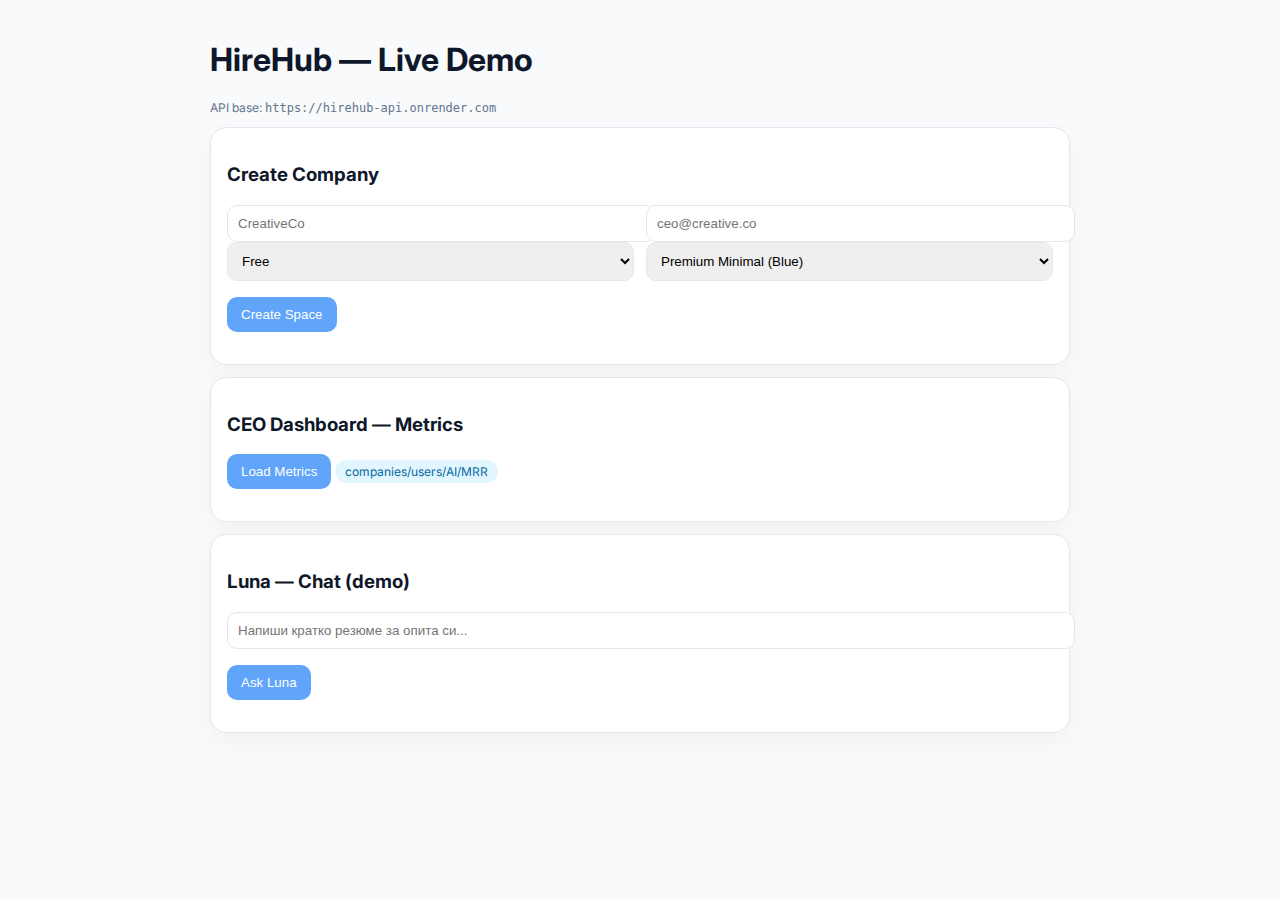
<file: web/index.html>
<!doctype html>
<html lang="bg">
<head>
  <meta charset="utf-8">
  <meta name="viewport" content="width=device-width, initial-scale=1">
  <title>HireHub • Live Demo</title>
  <link href="https://fonts.googleapis.com/css2?family=Inter:wght@300;400;600&display=swap" rel="stylesheet">
  <style>
    body{font-family:Inter,system-ui,-apple-system,Segoe UI,Roboto;background:#F8FAFC;color:#0F172A}
    .wrap{max-width:860px;margin:40px auto;padding:0 16px}
    .card{border:1px solid #e5e7eb;border-radius:16px;padding:16px;margin:12px 0;background:#fff;box-shadow:0 8px 24px rgba(0,0,0,.04)}
    .btn{background:#60A5FA;border:none;color:#fff;padding:10px 14px;border-radius:10px;cursor:pointer}
    input,select{padding:10px;border-radius:10px;border:1px solid #e5e7eb;width:100%}
    .row{display:grid;grid-template-columns:1fr 1fr;gap:12px}
    .small{font-size:12px;color:#64748b}
    .pill{display:inline-block;background:#e2f6ff;color:#0369a1;padding:4px 10px;border-radius:999px;font-size:12px}
  </style>
</head>
<body>
  <div class="wrap">
    <h1>HireHub — Live Demo</h1>
    <p class="small">API base: <code id="apiBase">(waiting...)</code></p>

    <div class="card">
      <h3>Create Company</h3>
      <div class="row">
        <div><input id="name" placeholder="CreativeCo"></div>
        <div><input id="email" placeholder="ceo@creative.co"></div>
      </div>
      <div class="row">
        <div>
          <select id="plan">
            <option>Free</option><option>Pro</option><option>Business+</option><option>Enterprise</option>
          </select>
        </div>
        <div>
          <select id="brand">
            <option>Premium Minimal (Blue)</option><option>Modern Corporate (Mint)</option><option>Creative Growth (Orange)</option>
          </select>
        </div>
      </div>
      <p><button class="btn" onclick="createTenant()">Create Space</button></p>
      <pre id="tenantOut" class="small"></pre>
    </div>

    <div class="card">
      <h3>CEO Dashboard — Metrics</h3>
      <p><button class="btn" onclick="loadMetrics()">Load Metrics</button> <span class="pill">companies/users/AI/MRR</span></p>
      <pre id="metricsOut" class="small"></pre>
    </div>

    <div class="card">
      <h3>Luna — Chat (demo)</h3>
      <div><input id="msg" placeholder="Напиши кратко резюме за опита си..."></div>
      <p><button class="btn" onclick="askLuna()">Ask Luna</button></p>
      <pre id="lunaOut" class="small"></pre>
    </div>
  </div>

  <script>
    const API = window.HIREHUB_API || 'https://hirehub-api.onrender.com';
    document.getElementById('apiBase').textContent = API;
    async function createTenant(){
      const payload = {
        name: document.getElementById('name').value || 'CreativeCo',
        admin_email: document.getElementById('email').value || 'ceo@creative.co',
        plan: document.getElementById('plan').value,
        brand: document.getElementById('brand').value
      };
      const r = await fetch(API + '/v1/tenants', {method:'POST', headers:{'Content-Type':'application/json'}, body:JSON.stringify(payload)});
      const j = await r.json();
      document.getElementById('tenantOut').textContent = JSON.stringify(j, null, 2);
    }
    async function loadMetrics(){
      const r = await fetch(API + '/v1/metrics');
      const j = await r.json();
      document.getElementById('metricsOut').textContent = JSON.stringify(j, null, 2);
    }
    async function askLuna(){
      const content = document.getElementById('msg').value || '3 години опит с React и TypeScript.';
      const payload = { messages: [{role:'user', content}] };
      const r = await fetch(API + '/v1/luna/chat', {method:'POST', headers:{'Content-Type':'application/json'}, body:JSON.stringify(payload)});
      const j = await r.json();
      document.getElementById('lunaOut').textContent = JSON.stringify(j, null, 2);
    }
  </script>
</body>
</html>
</file>
